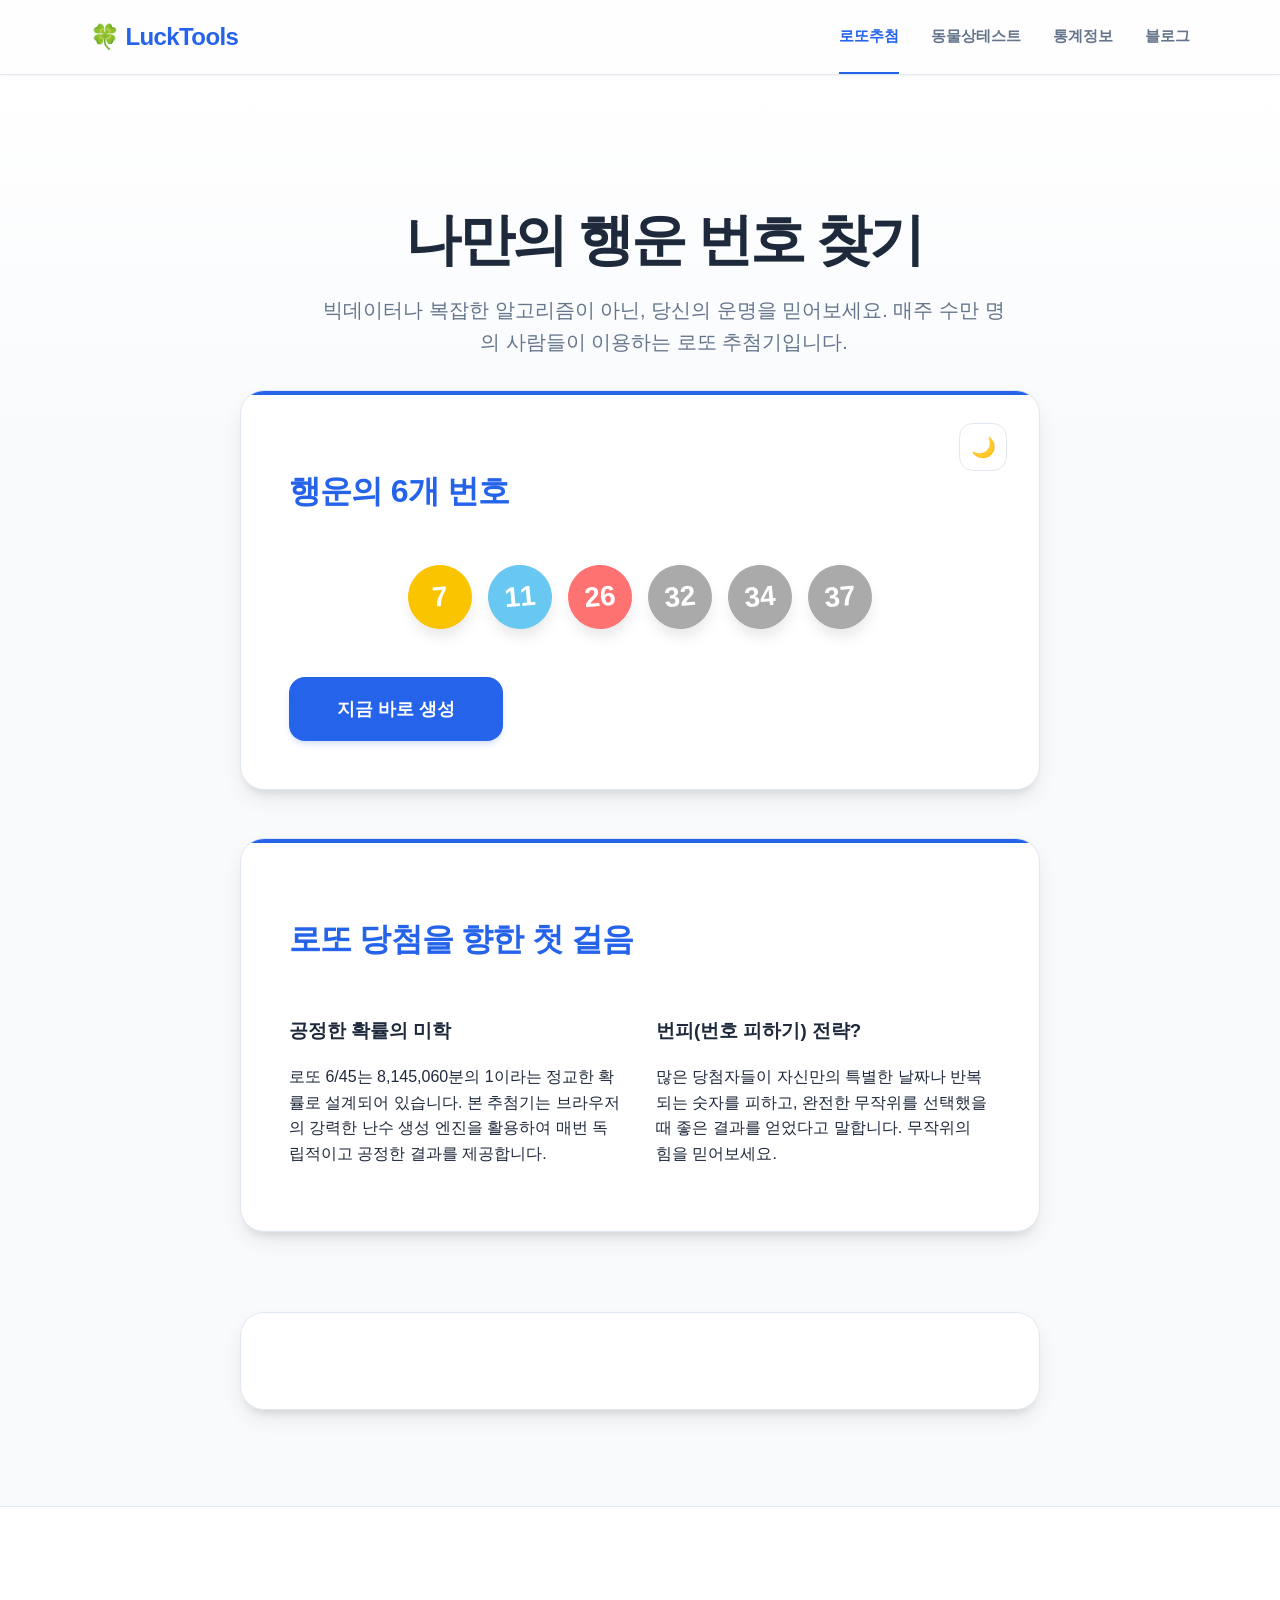
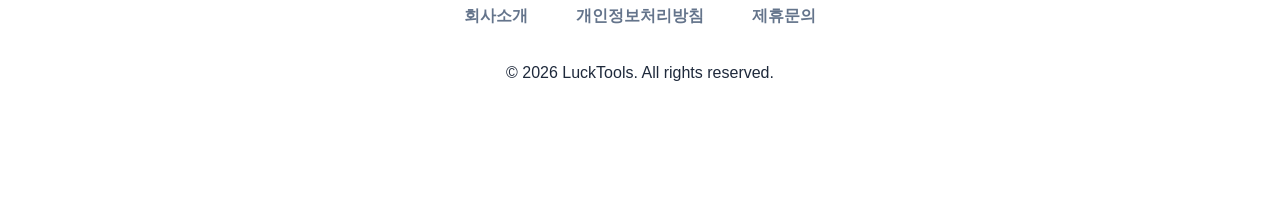
<file: index.html>
<!DOCTYPE html>
<html lang="ko">
<head>
    <meta charset="UTF-8">
    <meta name="viewport" content="width=device-width, initial-scale=1.0">
    <!-- Google tag (gtag.js) -->
    <script async src="https://www.googletagmanager.com/gtag/js?id=G-FL2F1326NY"></script>
    <script>
      window.dataLayer = window.dataLayer || [];
      function gtag(){dataLayer.push(arguments);}
      gtag('js', new Date());

      gtag('config', 'G-FL2F1326NY');
    </script>
    <script type="text/javascript">
        (function(c,l,a,r,i,t,y){
            c[a]=c[a]||function(){(c[a].q=c[a].q||[]).push(arguments)};
            t=l.createElement(r);t.async=1;t.src="https://www.clarity.ms/tag/"+i;
            y=l.getElementsByTagName(r)[0];y.parentNode.insertBefore(t,y);
        })(window, document, "clarity", "script", "vpctyehm2b");
    </script>
    <title>로또 번호 추첨기 | 행운을 부르는 번호 생성</title>
    <meta name="google-adsense-account" content="ca-pub-4654180429372750">
    <link rel="stylesheet" href="style.css">
    <script async src="https://pagead2.googlesyndication.com/pagead/js/adsbygoogle.js?client=ca-pub-4654180429372750" crossorigin="anonymous"></script>
</head>
<body>
    <nav class="top-nav">
        <div class="nav-container">
            <a href="index.html" class="nav-logo">🍀 LuckTools</a>
            <div class="nav-links">
                <a href="index.html" class="active">로또추첨</a>
                <a href="animal-test.html">동물상테스트</a>
                <a href="stats.html">통계정보</a>
                <a href="blog.html">블로그</a>
            </div>
        </div>
    </nav>

    <header class="hero-section">
        <h1>나만의 행운 번호 찾기</h1>
        <p>빅데이터나 복잡한 알고리즘이 아닌, 당신의 운명을 믿어보세요. 매주 수만 명의 사람들이 이용하는 로또 추첨기입니다.</p>
    </header>

    <div class="main-wrapper">
        <div class="container">
            <button id="theme-toggle" class="theme-toggle" aria-label="Toggle dark mode">
                <span id="theme-icon">🌙</span>
            </button>
            <h2>행운의 6개 번호</h2>
            <div id="numbers-container"></div>
            <button id="generate-btn">지금 바로 생성</button>
        </div>

        <div class="container info-section">
            <h2>로또 당첨을 향한 첫 걸음</h2>
            <div class="article-grid">
                <article>
                    <h3>공정한 확률의 미학</h3>
                    <p>로또 6/45는 8,145,060분의 1이라는 정교한 확률로 설계되어 있습니다. 본 추첨기는 브라우저의 강력한 난수 생성 엔진을 활용하여 매번 독립적이고 공정한 결과를 제공합니다.</p>
                </article>
                <article>
                    <h3>번피(번호 피하기) 전략?</h3>
                    <p>많은 당첨자들이 자신만의 특별한 날짜나 반복되는 숫자를 피하고, 완전한 무작위를 선택했을 때 좋은 결과를 얻었다고 말합니다. 무작위의 힘을 믿어보세요.</p>
                </article>
            </div>
        </div>

        <div class="comments-section">
            <div id="disqus_thread"></div>
            <noscript>Please enable JavaScript to view the comments.</noscript>
        </div>
    </div>

    <footer class="footer">
        <div class="footer-links">
            <a href="about.html">회사소개</a>
            <a href="privacy.html">개인정보처리방침</a>
            <a href="contact.html">제휴문의</a>
        </div>
        <p>&copy; 2026 LuckTools. All rights reserved.</p>
    </footer>

    <script src="main.js" type="module"></script>
</body>
</html>
</file>
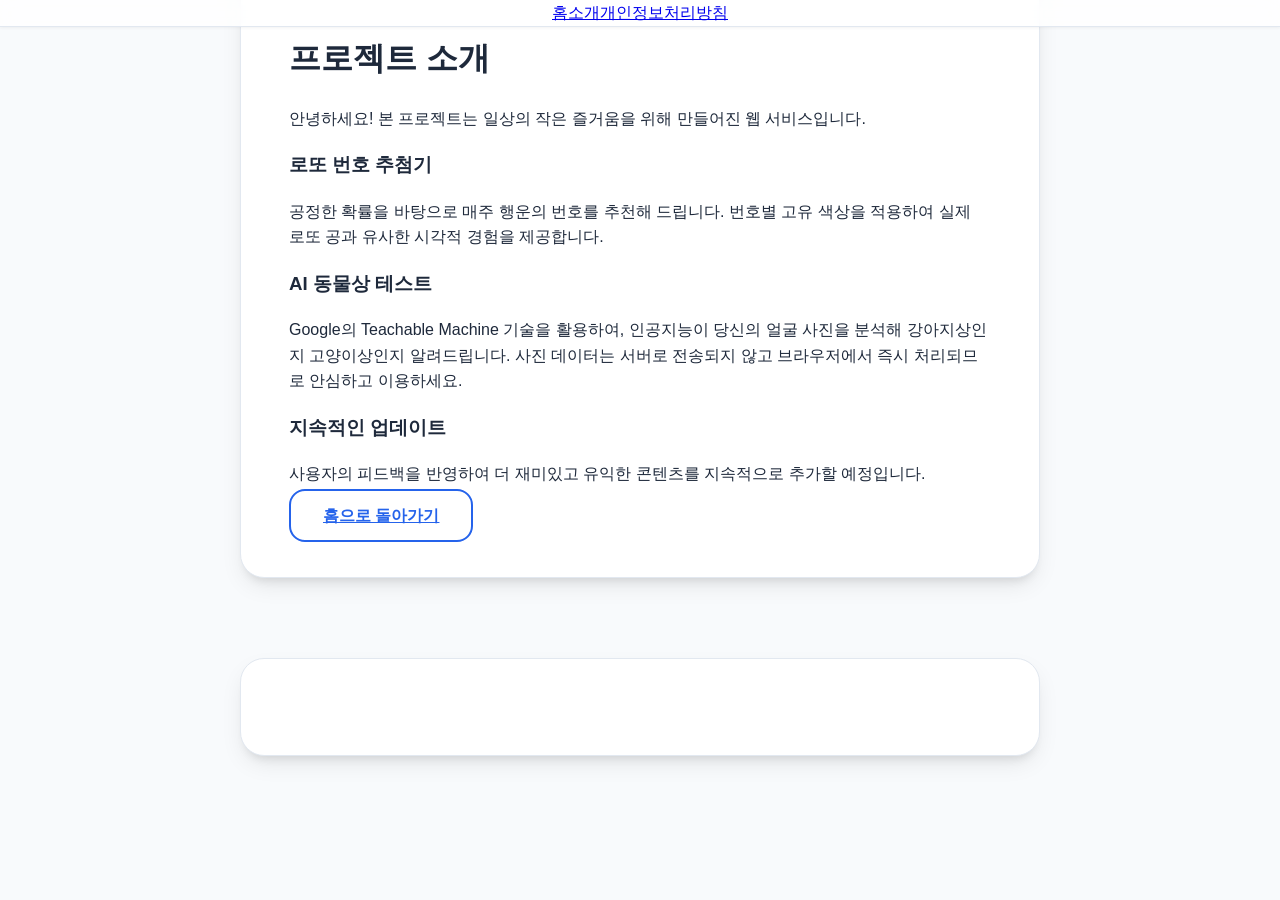
<file: about.html>
<!DOCTYPE html>
<html lang="ko">
<head>
    <meta charset="UTF-8">
    <meta name="viewport" content="width=device-width, initial-scale=1.0">
    <!-- Google tag (gtag.js) -->
    <script async src="https://www.googletagmanager.com/gtag/js?id=G-FL2F1326NY"></script>
    <script>
      window.dataLayer = window.dataLayer || [];
      function gtag(){dataLayer.push(arguments);}
      gtag('js', new Date());

      gtag('config', 'G-FL2F1326NY');
    </script>
    <script type="text/javascript">
        (function(c,l,a,r,i,t,y){
            c[a]=c[a]||function(){(c[a].q=c[a].q||[]).push(arguments)};
            t=l.createElement(r);t.async=1;t.src="https://www.clarity.ms/tag/"+i;
            y=l.getElementsByTagName(r)[0];y.parentNode.insertBefore(t,y);
        })(window, document, "clarity", "script", "vpctyehm2b");
    </script>
    <title>소개 | 로또 번호 추첨기 & 동물상 테스트</title>
    <link rel="stylesheet" href="style.css">
</head>
<body>
    <nav class="top-nav">
        <a href="index.html">홈</a>
        <a href="about.html">소개</a>
        <a href="privacy.html">개인정보처리방침</a>
    </nav>
    <div class="main-wrapper">
        <div class="container content-page">
            <h1>프로젝트 소개</h1>
            <div class="text-content">
                <p>안녕하세요! 본 프로젝트는 일상의 작은 즐거움을 위해 만들어진 웹 서비스입니다.</p>
                <h3>로또 번호 추첨기</h3>
                <p>공정한 확률을 바탕으로 매주 행운의 번호를 추천해 드립니다. 번호별 고유 색상을 적용하여 실제 로또 공과 유사한 시각적 경험을 제공합니다.</p>
                <h3>AI 동물상 테스트</h3>
                <p>Google의 Teachable Machine 기술을 활용하여, 인공지능이 당신의 얼굴 사진을 분석해 강아지상인지 고양이상인지 알려드립니다. 사진 데이터는 서버로 전송되지 않고 브라우저에서 즉시 처리되므로 안심하고 이용하세요.</p>
                <h3>지속적인 업데이트</h3>
                <p>사용자의 피드백을 반영하여 더 재미있고 유익한 콘텐츠를 지속적으로 추가할 예정입니다.</p>
            </div>
            <a href="index.html" class="secondary-btn">홈으로 돌아가기</a>
        </div>

        <div class="comments-section">
            <div id="disqus_thread"></div>
            <noscript>Please enable JavaScript to view the comments.</noscript>
        </div>
    </div>
</body>
</html>
</file>
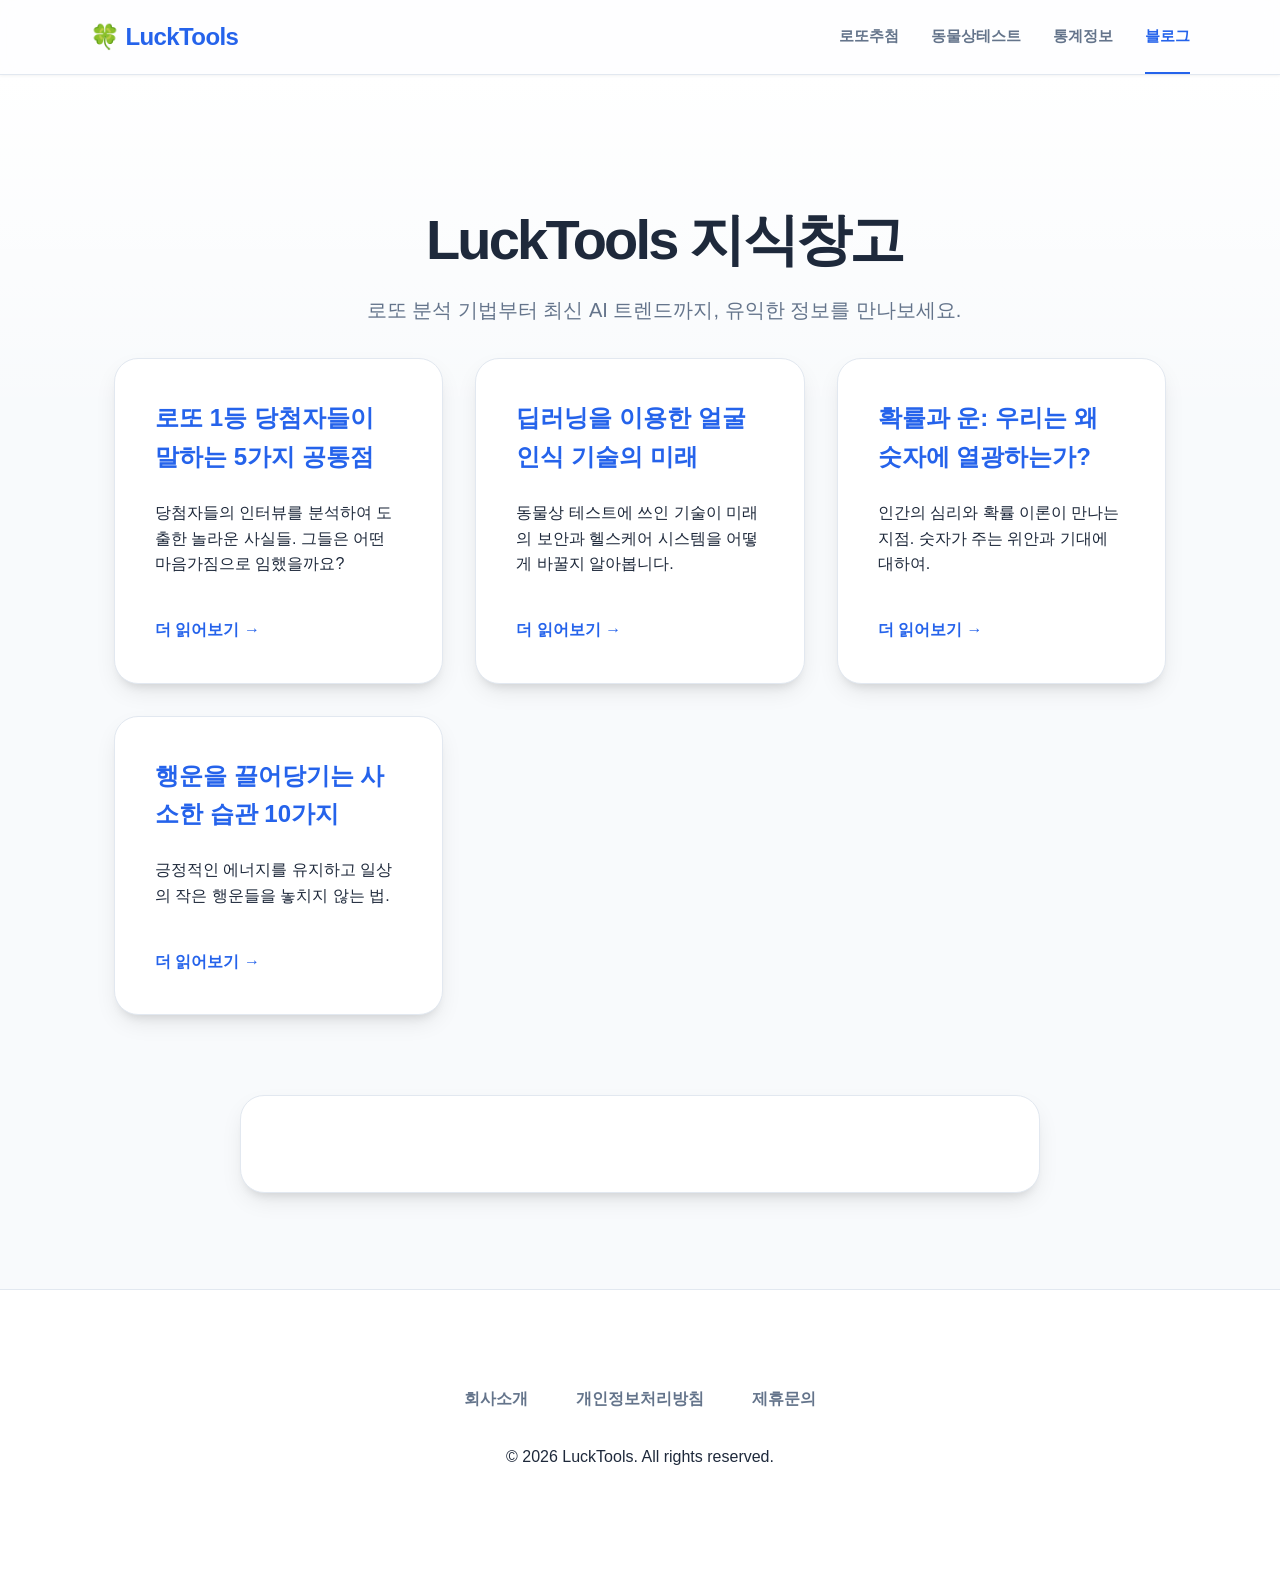
<file: blog.html>
<!DOCTYPE html>
<html lang="ko">
<head>
    <meta charset="UTF-8">
    <meta name="viewport" content="width=device-width, initial-scale=1.0">
    <!-- Google tag (gtag.js) -->
    <script async src="https://www.googletagmanager.com/gtag/js?id=G-FL2F1326NY"></script>
    <script>
      window.dataLayer = window.dataLayer || [];
      function gtag(){dataLayer.push(arguments);}
      gtag('js', new Date());

      gtag('config', 'G-FL2F1326NY');
    </script>
    <script type="text/javascript">
        (function(c,l,a,r,i,t,y){
            c[a]=c[a]||function(){(c[a].q=c[a].q||[]).push(arguments)};
            t=l.createElement(r);t.async=1;t.src="https://www.clarity.ms/tag/"+i;
            y=l.getElementsByTagName(r)[0];y.parentNode.insertBefore(t,y);
        })(window, document, "clarity", "script", "vpctyehm2b");
    </script>
    <title>정보 블로그 | 행운과 기술에 관한 모든 것</title>
    <link rel="stylesheet" href="style.css">
</head>
<body>
    <nav class="top-nav">
        <div class="nav-container">
            <a href="index.html" class="nav-logo">🍀 LuckTools</a>
            <div class="nav-links">
                <a href="index.html">로또추첨</a>
                <a href="animal-test.html">동물상테스트</a>
                <a href="stats.html">통계정보</a>
                <a href="blog.html" class="active">블로그</a>
            </div>
        </div>
    </nav>

    <header class="hero-section">
        <h1>LuckTools 지식창고</h1>
        <p>로또 분석 기법부터 최신 AI 트렌드까지, 유익한 정보를 만나보세요.</p>
    </header>

    <div class="main-wrapper">
        <div class="article-grid">
            <div class="blog-card">
                <div class="blog-card-content">
                    <h3>로또 1등 당첨자들이 말하는 5가지 공통점</h3>
                    <p>당첨자들의 인터뷰를 분석하여 도출한 놀라운 사실들. 그들은 어떤 마음가짐으로 임했을까요?</p>
                    <a href="#" class="read-more">더 읽어보기 &rarr;</a>
                </div>
            </div>
            <div class="blog-card">
                <div class="blog-card-content">
                    <h3>딥러닝을 이용한 얼굴 인식 기술의 미래</h3>
                    <p>동물상 테스트에 쓰인 기술이 미래의 보안과 헬스케어 시스템을 어떻게 바꿀지 알아봅니다.</p>
                    <a href="#" class="read-more">더 읽어보기 &rarr;</a>
                </div>
            </div>
            <div class="blog-card">
                <div class="blog-card-content">
                    <h3>확률과 운: 우리는 왜 숫자에 열광하는가?</h3>
                    <p>인간의 심리와 확률 이론이 만나는 지점. 숫자가 주는 위안과 기대에 대하여.</p>
                    <a href="#" class="read-more">더 읽어보기 &rarr;</a>
                </div>
            </div>
            <div class="blog-card">
                <div class="blog-card-content">
                    <h3>행운을 끌어당기는 사소한 습관 10가지</h3>
                    <p>긍정적인 에너지를 유지하고 일상의 작은 행운들을 놓치지 않는 법.</p>
                    <a href="#" class="read-more">더 읽어보기 &rarr;</a>
                </div>
            </div>
        </div>

        <div class="comments-section">
            <div id="disqus_thread"></div>
            <noscript>Please enable JavaScript to view the comments.</noscript>
        </div>
    </div>

    <footer class="footer">
        <div class="footer-links">
            <a href="about.html">회사소개</a>
            <a href="privacy.html">개인정보처리방침</a>
            <a href="contact.html">제휴문의</a>
        </div>
        <p>&copy; 2026 LuckTools. All rights reserved.</p>
    </footer>
</body>
</html>
</file>
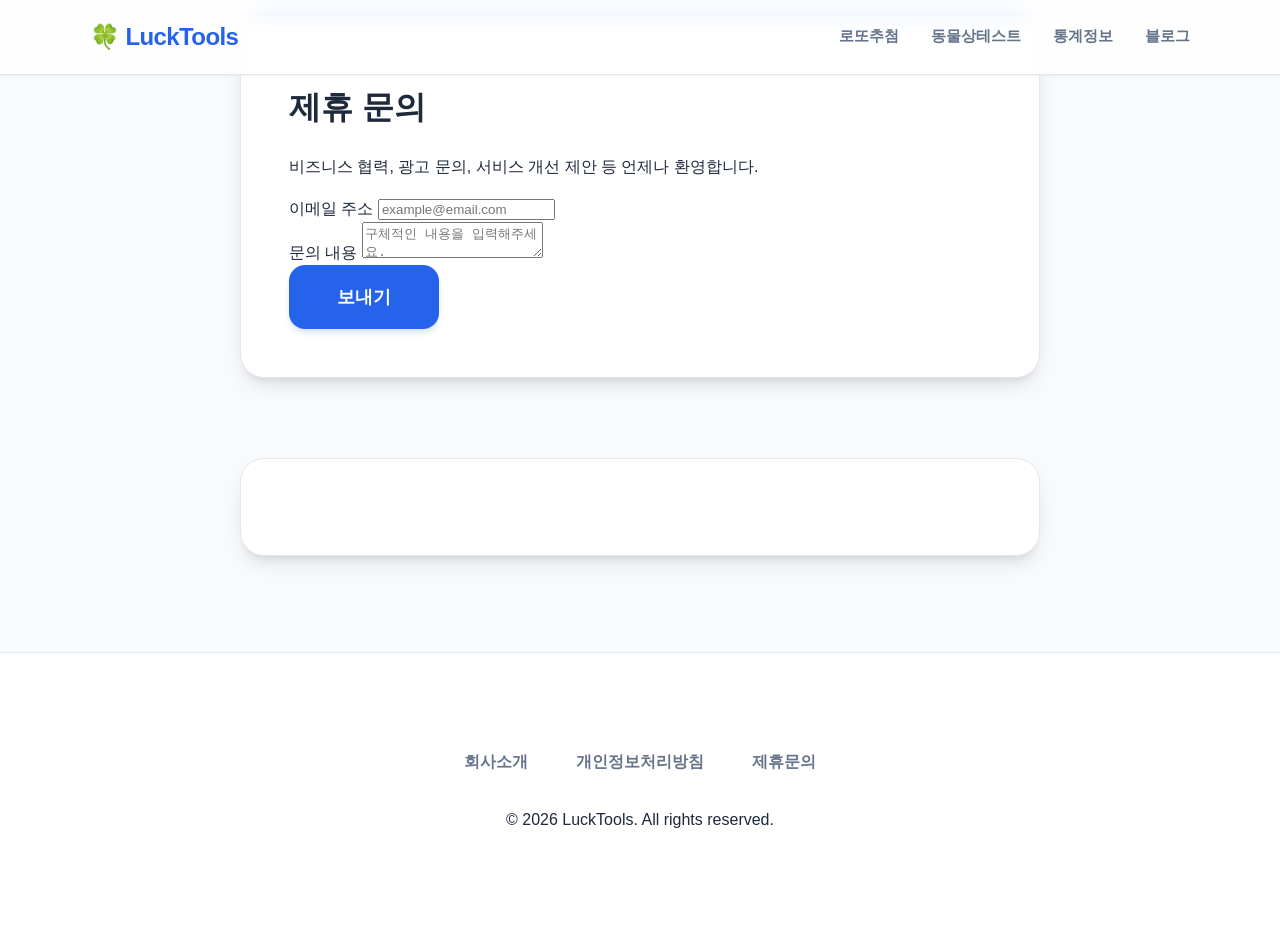
<file: contact.html>
<!DOCTYPE html>
<html lang="ko">
<head>
    <meta charset="UTF-8">
    <meta name="viewport" content="width=device-width, initial-scale=1.0">
    <!-- Google tag (gtag.js) -->
    <script async src="https://www.googletagmanager.com/gtag/js?id=G-FL2F1326NY"></script>
    <script>
      window.dataLayer = window.dataLayer || [];
      function gtag(){dataLayer.push(arguments);}
      gtag('js', new Date());

      gtag('config', 'G-FL2F1326NY');
    </script>
    <script type="text/javascript">
        (function(c,l,a,r,i,t,y){
            c[a]=c[a]||function(){(c[a].q=c[a].q||[]).push(arguments)};
            t=l.createElement(r);t.async=1;t.src="https://www.clarity.ms/tag/"+i;
            y=l.getElementsByTagName(r)[0];y.parentNode.insertBefore(t,y);
        })(window, document, "clarity", "script", "vpctyehm2b");
    </script>
    <title>제휴 문의 및 지원</title>
    <link rel="stylesheet" href="style.css">
</head>
<body>
    <nav class="top-nav">
        <div class="nav-container">
            <a href="index.html" class="nav-logo">🍀 LuckTools</a>
            <div class="nav-links">
                <a href="index.html">로또추첨</a>
                <a href="animal-test.html">동물상테스트</a>
                <a href="stats.html">통계정보</a>
                <a href="blog.html">블로그</a>
            </div>
        </div>
    </nav>

    <div class="main-wrapper">
        <div class="container content-page">
            <h1>제휴 문의</h1>
            <p>비즈니스 협력, 광고 문의, 서비스 개선 제안 등 언제나 환영합니다.</p>
            <div id="contact-form-container">
                <form action="https://formspree.io/f/mjgedqqj" method="POST" class="contact-form">
                    <div class="form-group">
                        <label for="email">이메일 주소</label>
                        <input type="email" id="email" name="email" required placeholder="example@email.com">
                    </div>
                    <div class="form-group">
                        <label for="message">문의 내용</label>
                        <textarea id="message" name="message" required placeholder="구체적인 내용을 입력해주세요."></textarea>
                    </div>
                    <button type="submit" class="submit-btn">보내기</button>
                </form>
            </div>
        </div>

        <div class="comments-section">
            <div id="disqus_thread"></div>
            <noscript>Please enable JavaScript to view the comments.</noscript>
        </div>
    </div>

    <footer class="footer">
        <div class="footer-links">
            <a href="about.html">회사소개</a>
            <a href="privacy.html">개인정보처리방침</a>
            <a href="contact.html">제휴문의</a>
        </div>
        <p>&copy; 2026 LuckTools. All rights reserved.</p>
    </footer>
</body>
</html>
</file>
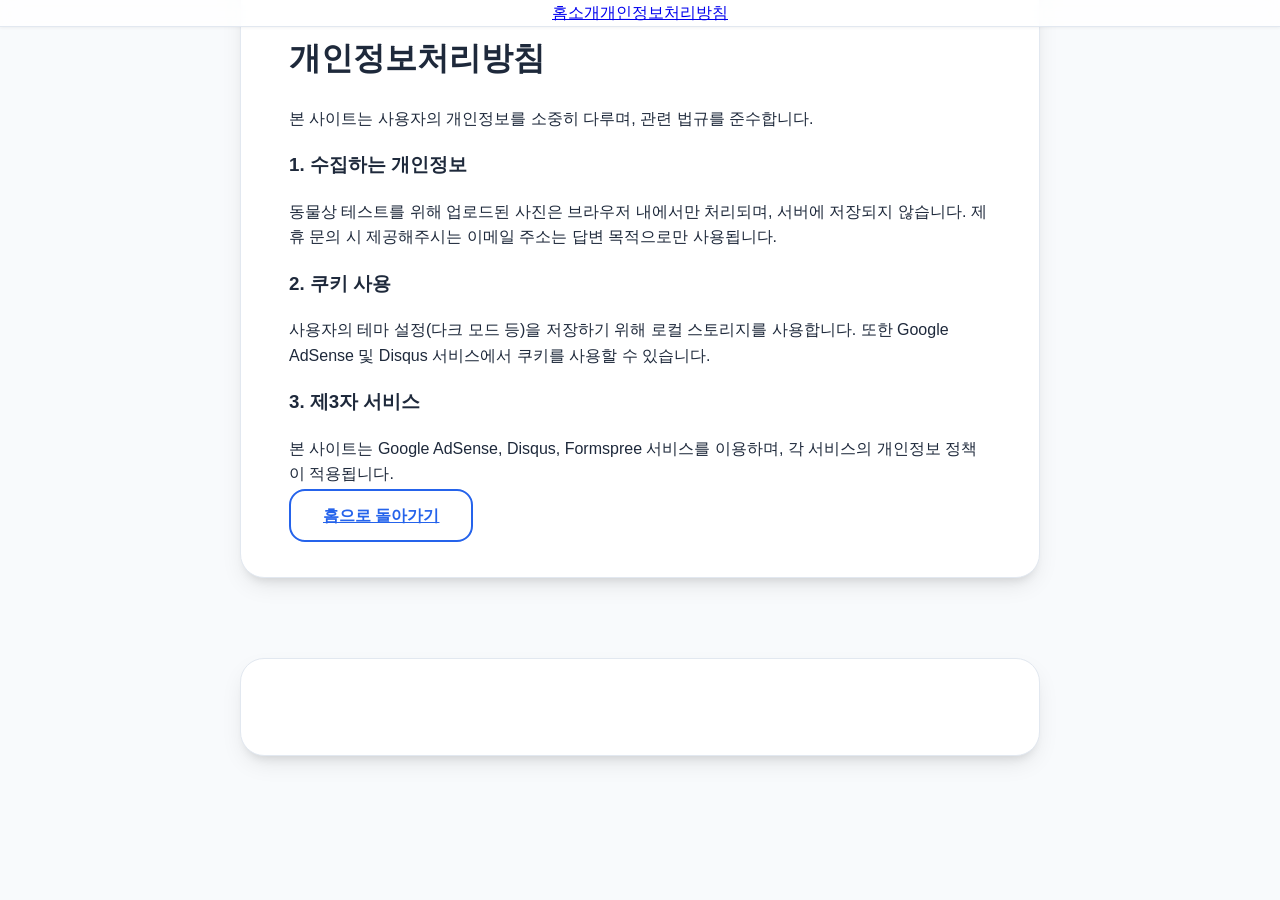
<file: privacy.html>
<!DOCTYPE html>
<html lang="ko">
<head>
    <meta charset="UTF-8">
    <meta name="viewport" content="width=device-width, initial-scale=1.0">
    <!-- Google tag (gtag.js) -->
    <script async src="https://www.googletagmanager.com/gtag/js?id=G-FL2F1326NY"></script>
    <script>
      window.dataLayer = window.dataLayer || [];
      function gtag(){dataLayer.push(arguments);}
      gtag('js', new Date());

      gtag('config', 'G-FL2F1326NY');
    </script>
    <script type="text/javascript">
        (function(c,l,a,r,i,t,y){
            c[a]=c[a]||function(){(c[a].q=c[a].q||[]).push(arguments)};
            t=l.createElement(r);t.async=1;t.src="https://www.clarity.ms/tag/"+i;
            y=l.getElementsByTagName(r)[0];y.parentNode.insertBefore(t,y);
        })(window, document, "clarity", "script", "vpctyehm2b");
    </script>
    <title>개인정보처리방침 | 로또 번호 추첨기 & 동물상 테스트</title>
    <link rel="stylesheet" href="style.css">
</head>
<body>
    <nav class="top-nav">
        <a href="index.html">홈</a>
        <a href="about.html">소개</a>
        <a href="privacy.html">개인정보처리방침</a>
    </nav>
    <div class="main-wrapper">
        <div class="container content-page">
            <h1>개인정보처리방침</h1>
            <div class="text-content">
                <p>본 사이트는 사용자의 개인정보를 소중히 다루며, 관련 법규를 준수합니다.</p>
                <h3>1. 수집하는 개인정보</h3>
                <p>동물상 테스트를 위해 업로드된 사진은 브라우저 내에서만 처리되며, 서버에 저장되지 않습니다. 제휴 문의 시 제공해주시는 이메일 주소는 답변 목적으로만 사용됩니다.</p>
                <h3>2. 쿠키 사용</h3>
                <p>사용자의 테마 설정(다크 모드 등)을 저장하기 위해 로컬 스토리지를 사용합니다. 또한 Google AdSense 및 Disqus 서비스에서 쿠키를 사용할 수 있습니다.</p>
                <h3>3. 제3자 서비스</h3>
                <p>본 사이트는 Google AdSense, Disqus, Formspree 서비스를 이용하며, 각 서비스의 개인정보 정책이 적용됩니다.</p>
            </div>
            <a href="index.html" class="secondary-btn">홈으로 돌아가기</a>
        </div>

        <div class="comments-section">
            <div id="disqus_thread"></div>
            <noscript>Please enable JavaScript to view the comments.</noscript>
        </div>
    </div>
</body>
</html>
</file>
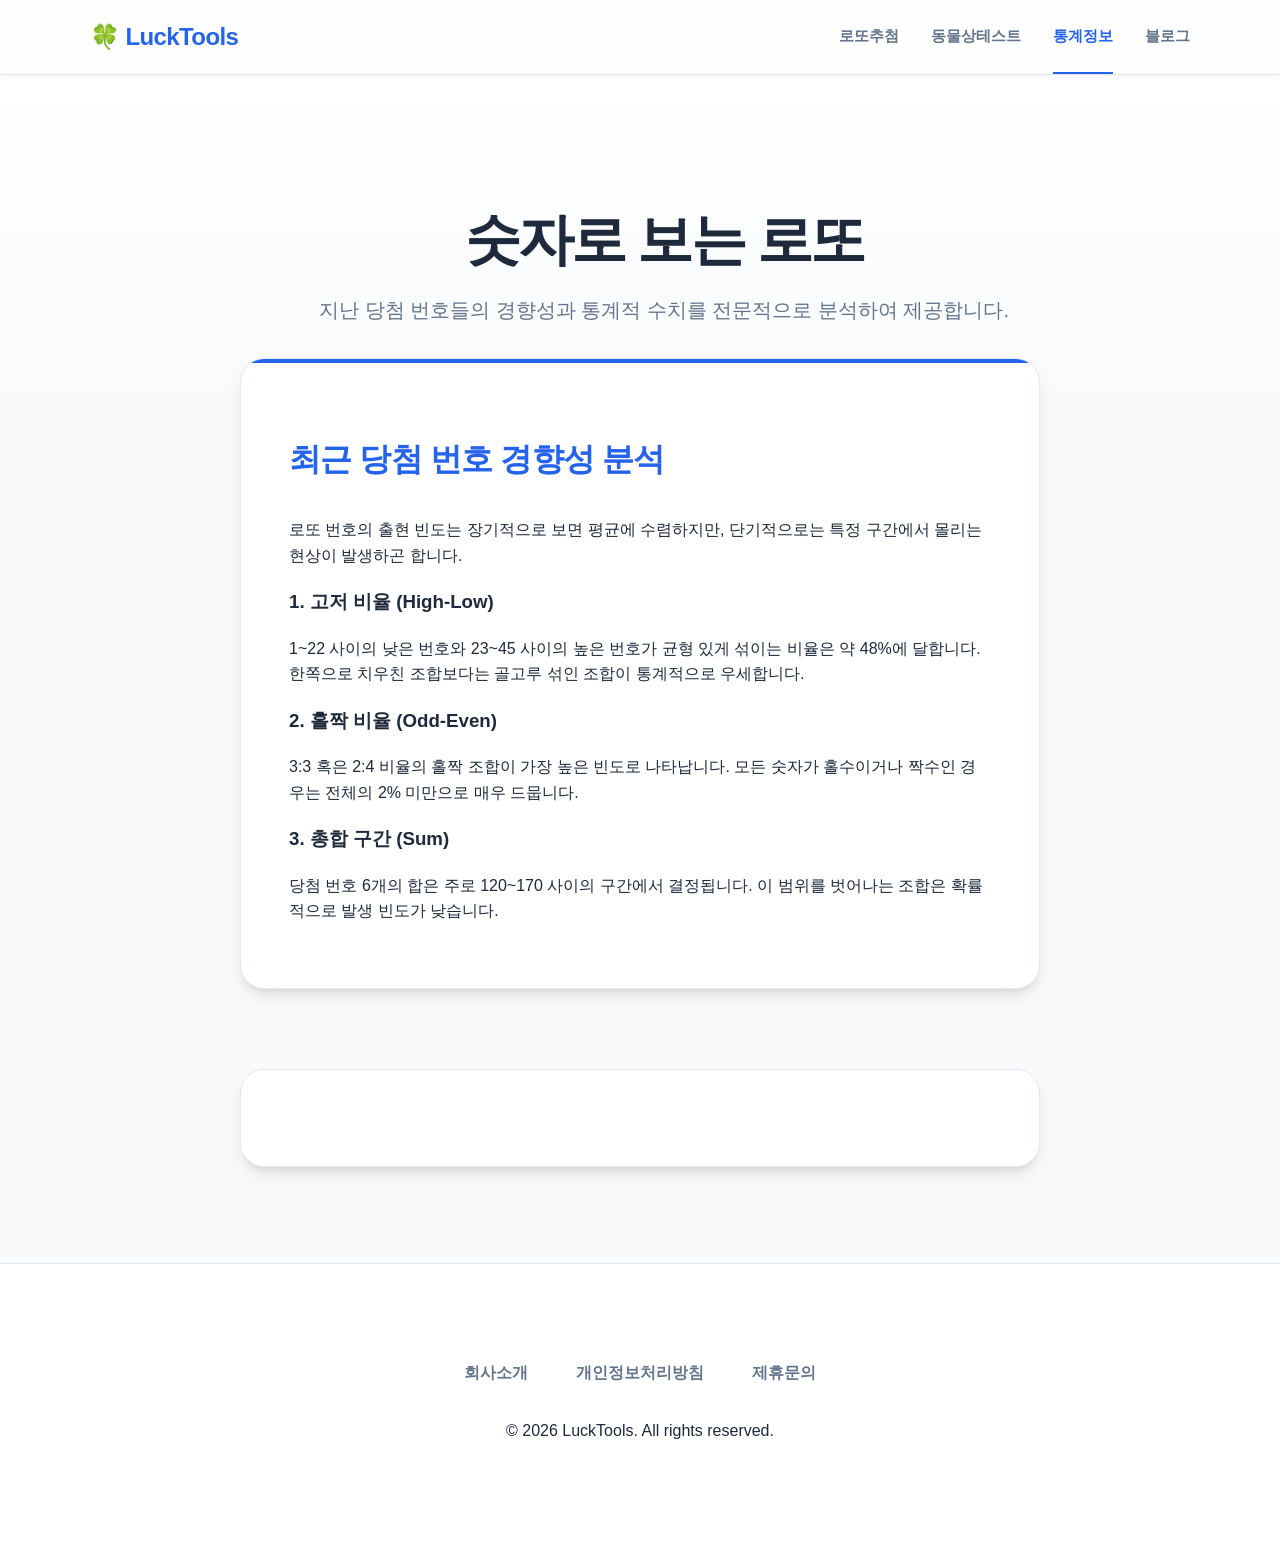
<file: stats.html>
<!DOCTYPE html>
<html lang="ko">
<head>
    <meta charset="UTF-8">
    <meta name="viewport" content="width=device-width, initial-scale=1.0">
    <!-- Google tag (gtag.js) -->
    <script async src="https://www.googletagmanager.com/gtag/js?id=G-FL2F1326NY"></script>
    <script>
      window.dataLayer = window.dataLayer || [];
      function gtag(){dataLayer.push(arguments);}
      gtag('js', new Date());

      gtag('config', 'G-FL2F1326NY');
    </script>
    <script type="text/javascript">
        (function(c,l,a,r,i,t,y){
            c[a]=c[a]||function(){(c[a].q=c[a].q||[]).push(arguments)};
            t=l.createElement(r);t.async=1;t.src="https://www.clarity.ms/tag/"+i;
            y=l.getElementsByTagName(r)[0];y.parentNode.insertBefore(t,y);
        })(window, document, "clarity", "script", "vpctyehm2b");
    </script>
    <title>로또 통계 및 분석 정보</title>
    <link rel="stylesheet" href="style.css">
</head>
<body>
    <nav class="top-nav">
        <div class="nav-container">
            <a href="index.html" class="nav-logo">🍀 LuckTools</a>
            <div class="nav-links">
                <a href="index.html">로또추첨</a>
                <a href="animal-test.html">동물상테스트</a>
                <a href="stats.html" class="active">통계정보</a>
                <a href="blog.html">블로그</a>
            </div>
        </div>
    </nav>

    <header class="hero-section">
        <h1>숫자로 보는 로또</h1>
        <p>지난 당첨 번호들의 경향성과 통계적 수치를 전문적으로 분석하여 제공합니다.</p>
    </header>

    <div class="main-wrapper">
        <div class="container info-section">
            <h2>최근 당첨 번호 경향성 분석</h2>
            <div class="text-content">
                <p>로또 번호의 출현 빈도는 장기적으로 보면 평균에 수렴하지만, 단기적으로는 특정 구간에서 몰리는 현상이 발생하곤 합니다.</p>
                <h3>1. 고저 비율 (High-Low)</h3>
                <p>1~22 사이의 낮은 번호와 23~45 사이의 높은 번호가 균형 있게 섞이는 비율은 약 48%에 달합니다. 한쪽으로 치우친 조합보다는 골고루 섞인 조합이 통계적으로 우세합니다.</p>
                <h3>2. 홀짝 비율 (Odd-Even)</h3>
                <p>3:3 혹은 2:4 비율의 홀짝 조합이 가장 높은 빈도로 나타납니다. 모든 숫자가 홀수이거나 짝수인 경우는 전체의 2% 미만으로 매우 드뭅니다.</p>
                <h3>3. 총합 구간 (Sum)</h3>
                <p>당첨 번호 6개의 합은 주로 120~170 사이의 구간에서 결정됩니다. 이 범위를 벗어나는 조합은 확률적으로 발생 빈도가 낮습니다.</p>
            </div>
        </div>

        <div class="comments-section">
            <div id="disqus_thread"></div>
            <noscript>Please enable JavaScript to view the comments.</noscript>
        </div>
    </div>

    <footer class="footer">
        <div class="footer-links">
            <a href="about.html">회사소개</a>
            <a href="privacy.html">개인정보처리방침</a>
            <a href="contact.html">제휴문의</a>
        </div>
        <p>&copy; 2026 LuckTools. All rights reserved.</p>
    </footer>
</body>
</html>
</file>
<file: style.css>
:root {
    --bg-color: #f8fafc;
    --container-bg: #ffffff;
    --text-color: #1e293b;
    --primary-color: #2563eb;
    --primary-hover: #1d4ed8;
    --secondary-color: #64748b;
    --accent-color: #f59e0b;
    --shadow-color: rgba(0, 0, 0, 0.05);
    --card-shadow: 0 10px 25px -5px rgba(0, 0, 0, 0.1), 0 8px 10px -6px rgba(0, 0, 0, 0.1);
    --btn-shadow: 0 4px 6px -1px rgba(37, 99, 235, 0.2);
    --input-bg: #f1f5f9;
    --input-border: #e2e8f0;
    --nav-bg: rgba(255, 255, 255, 0.8);
}

[data-theme="dark"] {
    --bg-color: #0f172a;
    --container-bg: #1e293b;
    --text-color: #f1f5f9;
    --primary-color: #3b82f6;
    --primary-hover: #60a5fa;
    --secondary-color: #94a3b8;
    --shadow-color: rgba(0, 0, 0, 0.3);
    --card-shadow: 0 20px 25px -5px rgba(0, 0, 0, 0.4);
    --input-bg: #334155;
    --input-border: #475569;
    --nav-bg: rgba(30, 41, 59, 0.8);
}

body {
    font-family: 'Inter', -apple-system, BlinkMacSystemFont, 'Segoe UI', Roboto, sans-serif;
    background-color: var(--bg-color);
    color: var(--text-color);
    margin: 0;
    min-height: 100vh;
    line-height: 1.6;
    background-image: radial-gradient(var(--input-border) 0.5px, transparent 0.5px);
    background-size: 20px 20px;
    transition: background-color 0.3s ease, color 0.3s ease;
    display: flex;
    flex-direction: column;
}

.top-nav {
    width: 100%;
    background: var(--nav-bg);
    backdrop-filter: blur(10px);
    padding: 0;
    display: flex;
    justify-content: center;
    box-shadow: 0 1px 3px var(--shadow-color);
    position: sticky;
    top: 0;
    z-index: 1000;
    border-bottom: 1px solid var(--input-border);
}

.nav-container {
    display: flex;
    justify-content: space-between;
    align-items: center;
    width: 100%;
    max-width: 1100px;
    padding: 0 1.5rem;
}

.nav-logo {
    font-size: 1.5rem;
    font-weight: 900;
    color: var(--primary-color);
    text-decoration: none;
    letter-spacing: -0.025em;
    display: flex;
    align-items: center;
    gap: 0.5rem;
}

.nav-links {
    display: flex;
    gap: 2rem;
}

.nav-links a {
    text-decoration: none;
    color: var(--secondary-color);
    font-weight: 600;
    font-size: 0.95rem;
    padding: 1.5rem 0;
    border-bottom: 2px solid transparent;
    transition: all 0.2s ease;
}

.nav-links a:hover, .nav-links a.active {
    color: var(--primary-color);
    border-bottom-color: var(--primary-color);
}

.hero-section {
    text-align: center;
    padding: 6rem 1.5rem;
    background: linear-gradient(to bottom, var(--container-bg), transparent);
    width: 100%;
    margin-bottom: 0;
}

.hero-section h1 {
    font-size: 3.5rem;
    font-weight: 800;
    margin-bottom: 1.5rem;
    color: var(--text-color);
    letter-spacing: -0.05em;
    line-height: 1.1;
}

.hero-section p {
    font-size: 1.25rem;
    color: var(--secondary-color);
    max-width: 700px;
    margin: 0 auto;
}

.main-wrapper {
    max-width: 1100px;
    margin: -4rem auto 0;
    padding: 0 1.5rem 6rem;
    display: flex;
    flex-direction: column;
    gap: 3rem;
    width: 100%;
    box-sizing: border-box;
    align-items: center;
}

.container {
    background: var(--container-bg);
    padding: 3rem;
    border-radius: 24px;
    box-shadow: var(--card-shadow);
    border: 1px solid var(--input-border);
    position: relative;
    overflow: hidden;
    width: 100%;
    max-width: 800px;
    box-sizing: border-box;
}

.container::before {
    content: '';
    position: absolute;
    top: 0;
    left: 0;
    width: 100%;
    height: 4px;
    background: var(--primary-color);
}

h2 {
    font-size: 2rem;
    font-weight: 700;
    margin-bottom: 2rem;
    letter-spacing: -0.025em;
    color: var(--primary-color);
}

/* Lotto Specific */
#numbers-container {
    display: flex;
    justify-content: center;
    gap: 1rem;
    margin: 3rem 0;
    flex-wrap: wrap;
    min-height: 64px;
}

.number-circle {
    width: 64px;
    height: 64px;
    border-radius: 50%;
    color: white;
    display: flex;
    justify-content: center;
    align-items: center;
    font-size: 1.75rem;
    font-weight: 800;
    box-shadow: 0 10px 15px -3px rgba(0, 0, 0, 0.1);
    transform: rotate(-5deg);
    transition: all 0.3s cubic-bezier(0.175, 0.885, 0.32, 1.275);
}

.number-circle:hover {
    transform: rotate(0deg) scale(1.1);
}

#generate-btn, .submit-btn {
    background-color: var(--primary-color);
    color: white;
    border: none;
    padding: 1.25rem 3rem;
    font-size: 1.1rem;
    font-weight: 700;
    border-radius: 16px;
    cursor: pointer;
    box-shadow: var(--btn-shadow);
    transition: all 0.2s ease;
}

#generate-btn:hover, .submit-btn:hover {
    background-color: var(--primary-hover);
    transform: translateY(-2px);
    box-shadow: 0 10px 15px -3px rgba(37, 99, 235, 0.3);
}

/* Animal Test Specific */
.test-mode-toggle {
    background: var(--input-bg);
    padding: 0.5rem;
    border-radius: 16px;
    display: inline-flex;
    gap: 0.5rem;
    margin-bottom: 3rem;
}

.mode-btn {
    padding: 0.75rem 1.5rem;
    border: none;
    background: transparent;
    color: var(--secondary-color);
    border-radius: 12px;
    cursor: pointer;
    font-weight: 600;
    transition: all 0.2s ease;
}

.mode-btn.active {
    background: var(--container-bg);
    color: var(--primary-color);
    box-shadow: 0 4px 6px -1px var(--shadow-color);
}

.upload-area {
    border: 2px dashed var(--input-border);
    background: var(--input-bg);
    padding: 4rem 2rem;
    border-radius: 20px;
    transition: all 0.3s ease;
}

.upload-area:hover {
    border-color: var(--primary-color);
    background: rgba(37, 99, 235, 0.05);
}

.upload-label {
    display: flex;
    flex-direction: column;
    align-items: center;
    gap: 1rem;
    cursor: pointer;
}

.upload-icon { font-size: 3rem; }
.upload-text { font-weight: 700; color: var(--primary-color); }

.prediction-result {
    font-size: 2rem;
    font-weight: 800;
    margin: 2rem 0;
    color: var(--primary-color);
}

.label-container {
    display: flex;
    flex-direction: column;
    gap: 0.75rem;
    width: 100%;
}

.label-container div {
    background: var(--input-bg);
    padding: 1rem 1.5rem;
    border-radius: 12px;
    display: flex;
    justify-content: space-between;
    font-weight: 700;
}

.spinner {
    border: 4px solid var(--input-border);
    border-top: 4px solid var(--primary-color);
    border-radius: 50%;
    width: 48px;
    height: 48px;
    animation: spin 1s linear infinite;
    margin: 3rem auto;
}

@keyframes spin { 0% { transform: rotate(0deg); } 100% { transform: rotate(360deg); } }

/* Blog/Stats */
.article-grid {
    display: grid;
    grid-template-columns: repeat(auto-fit, minmax(300px, 1fr));
    gap: 2rem;
    width: 100%;
}

.blog-card {
    background: var(--container-bg);
    border-radius: 24px;
    padding: 2.5rem;
    border: 1px solid var(--input-border);
    transition: all 0.3s ease;
    box-shadow: var(--card-shadow);
    text-align: left;
}

.blog-card:hover {
    transform: translateY(-8px);
}

.blog-card h3 { color: var(--primary-color); font-size: 1.5rem; margin-top: 0; }

.read-more {
    display: inline-flex;
    align-items: center;
    color: var(--primary-color);
    font-weight: 700;
    text-decoration: none;
    margin-top: 1.5rem;
    gap: 0.5rem;
}

.footer {
    padding: 6rem 1.5rem;
    background: var(--container-bg);
    border-top: 1px solid var(--input-border);
    text-align: center;
    margin-top: auto;
}

.footer-links {
    display: flex;
    justify-content: center;
    gap: 3rem;
    margin-bottom: 2rem;
}

.footer-links a { color: var(--secondary-color); text-decoration: none; font-weight: 600; }

.theme-toggle {
    position: absolute;
    top: 2rem;
    right: 2rem;
    width: 48px;
    height: 48px;
    border-radius: 14px;
    border: 1px solid var(--input-border);
    background: var(--container-bg);
    cursor: pointer;
    display: flex;
    align-items: center;
    justify-content: center;
    font-size: 1.25rem;
}

.hidden { display: none; }

.comments-section {
    width: 100%;
    max-width: 800px;
    background: var(--container-bg);
    padding: 3rem;
    border-radius: 24px;
    box-shadow: var(--card-shadow);
    border: 1px solid var(--input-border);
    box-sizing: border-box;
    margin-top: 2rem;
}

#preview-image {
    max-width: 100%;
    max-height: 400px;
    border-radius: 20px;
    margin-bottom: 2rem;
    box-shadow: var(--card-shadow);
}

.webcam-container canvas {
    border-radius: 20px;
    box-shadow: var(--card-shadow);
    max-width: 100%;
}

.secondary-btn {
    background: transparent;
    border: 2px solid var(--primary-color);
    color: var(--primary-color);
    padding: 1rem 2rem;
    border-radius: 16px;
    cursor: pointer;
    font-weight: 700;
    transition: all 0.2s ease;
}

.secondary-btn:hover {
    background: var(--primary-color);
    color: white;
}

@keyframes fadeIn {
    from { opacity: 0; transform: translateY(20px); }
    to { opacity: 1; transform: translateY(0); }
}

@media (max-width: 768px) {
    .hero-section h1 { font-size: 2.5rem; }
    .nav-links { display: none; }
    .container { padding: 2rem; }
}
</file>
